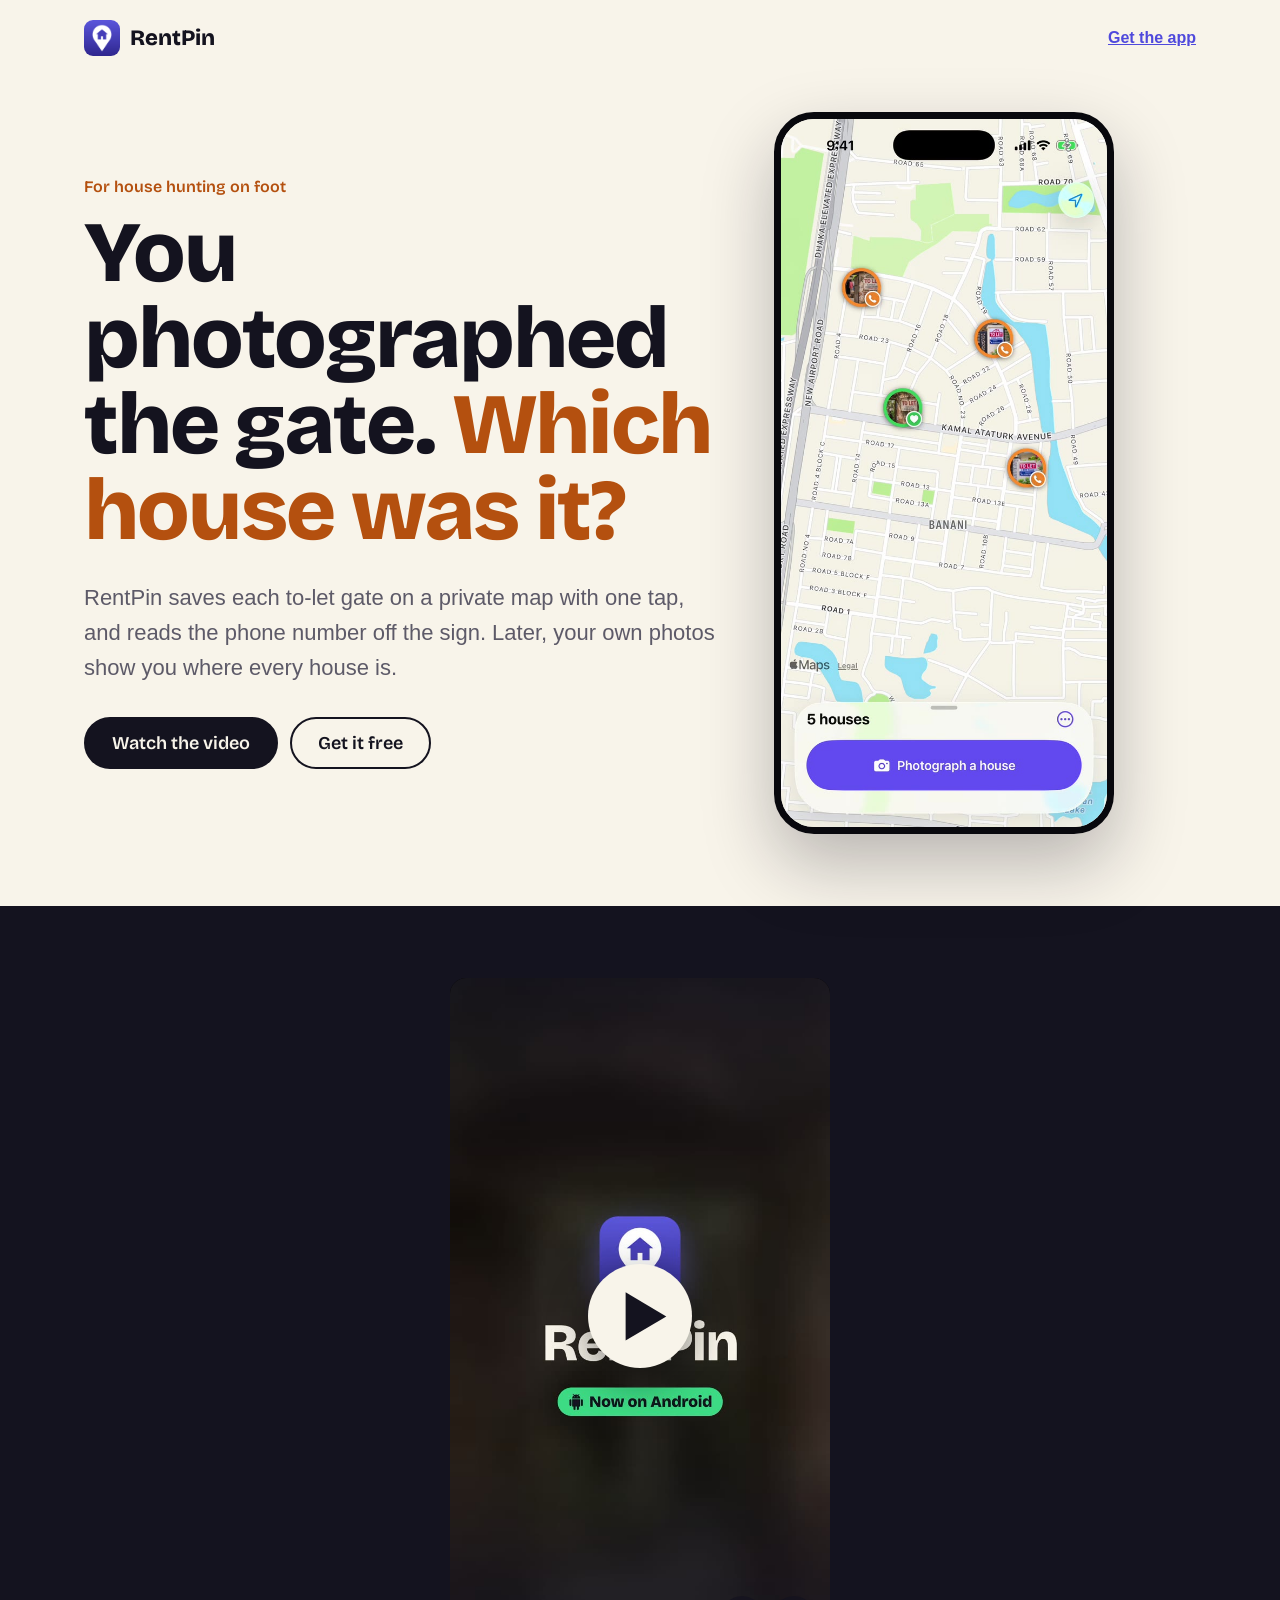
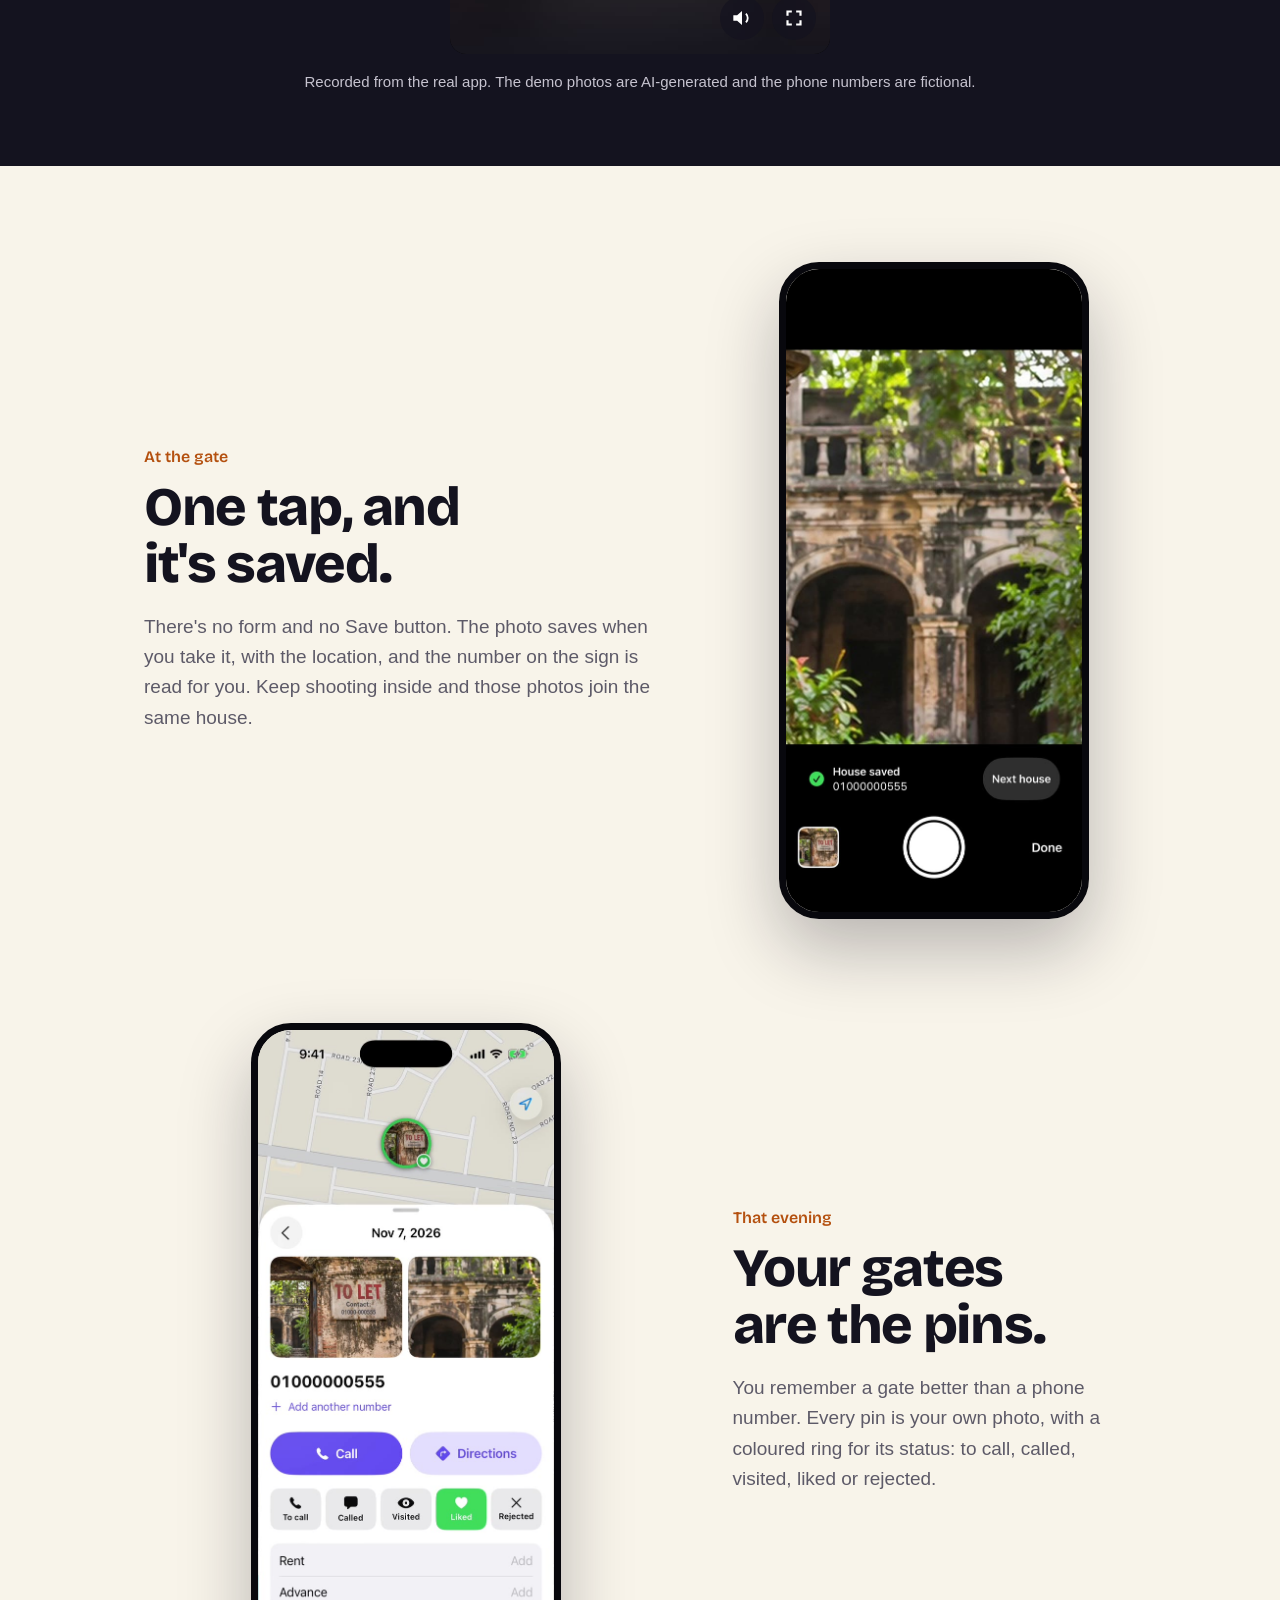
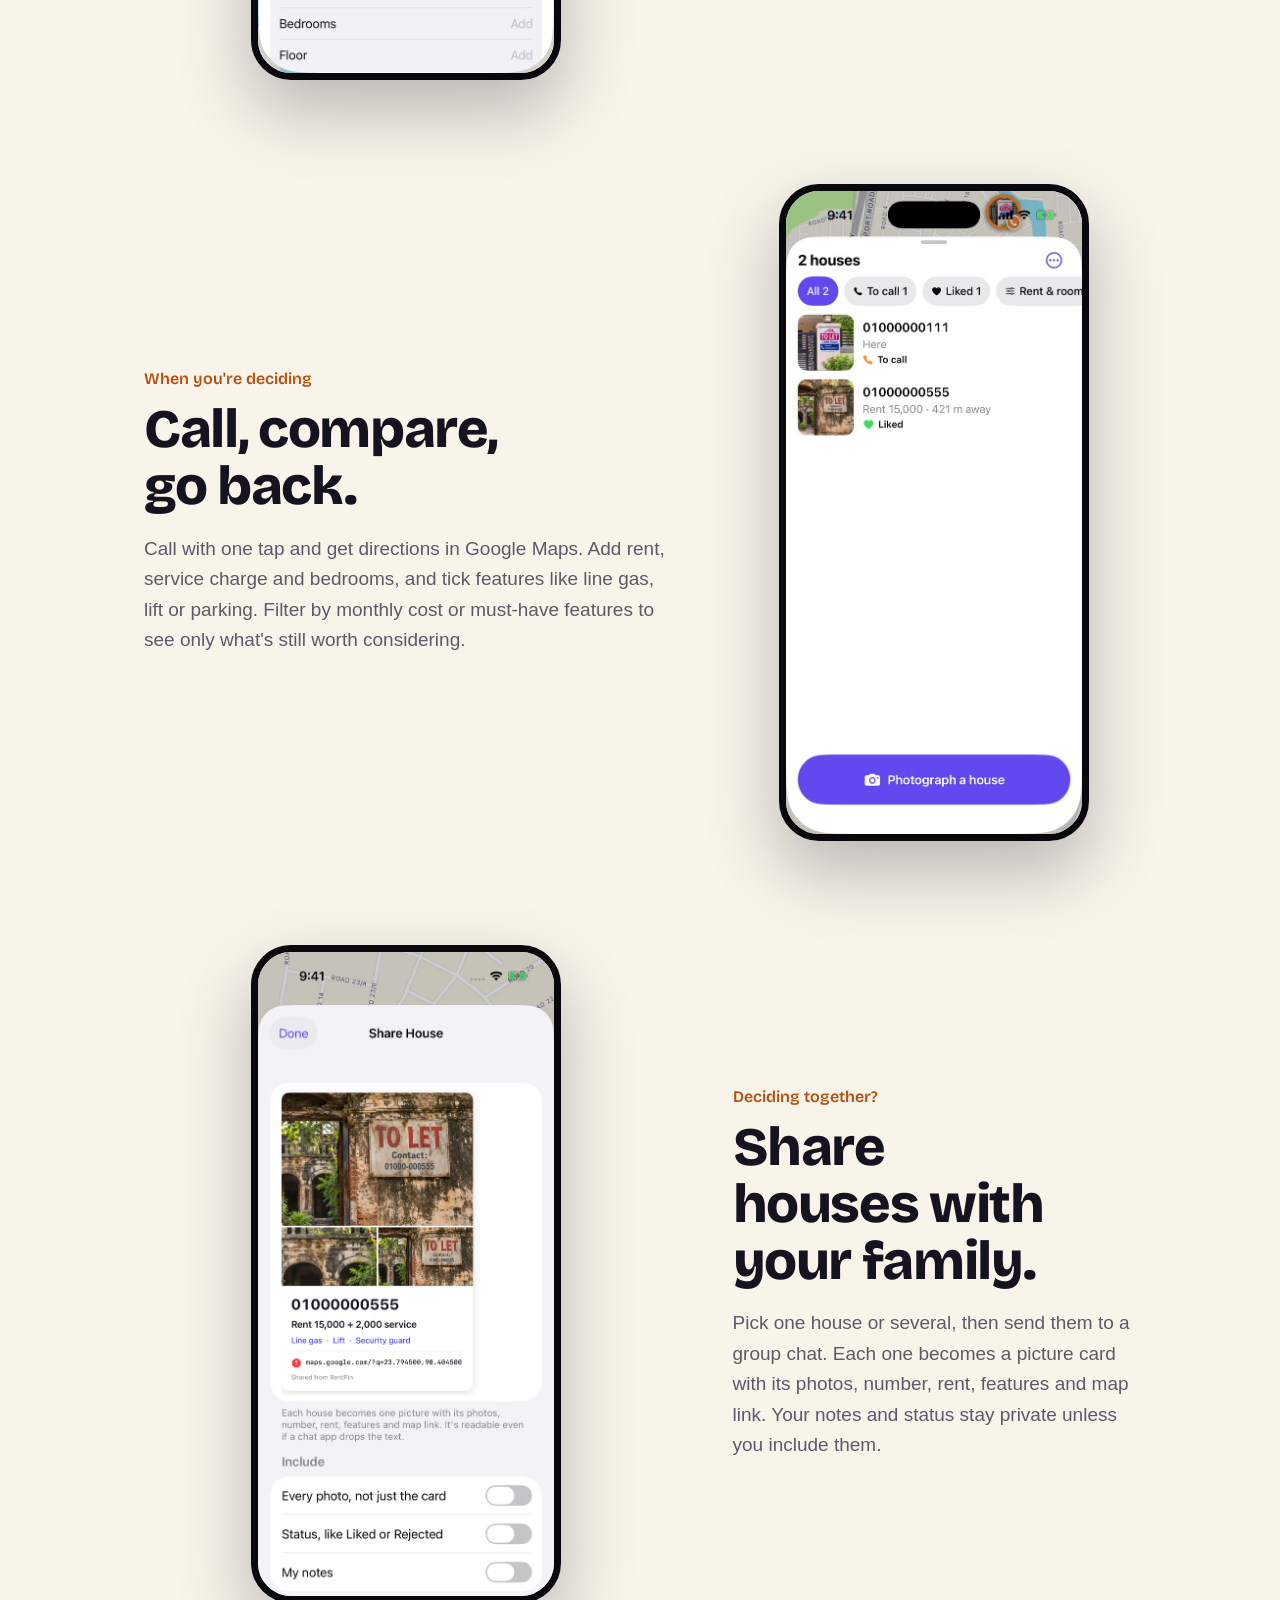
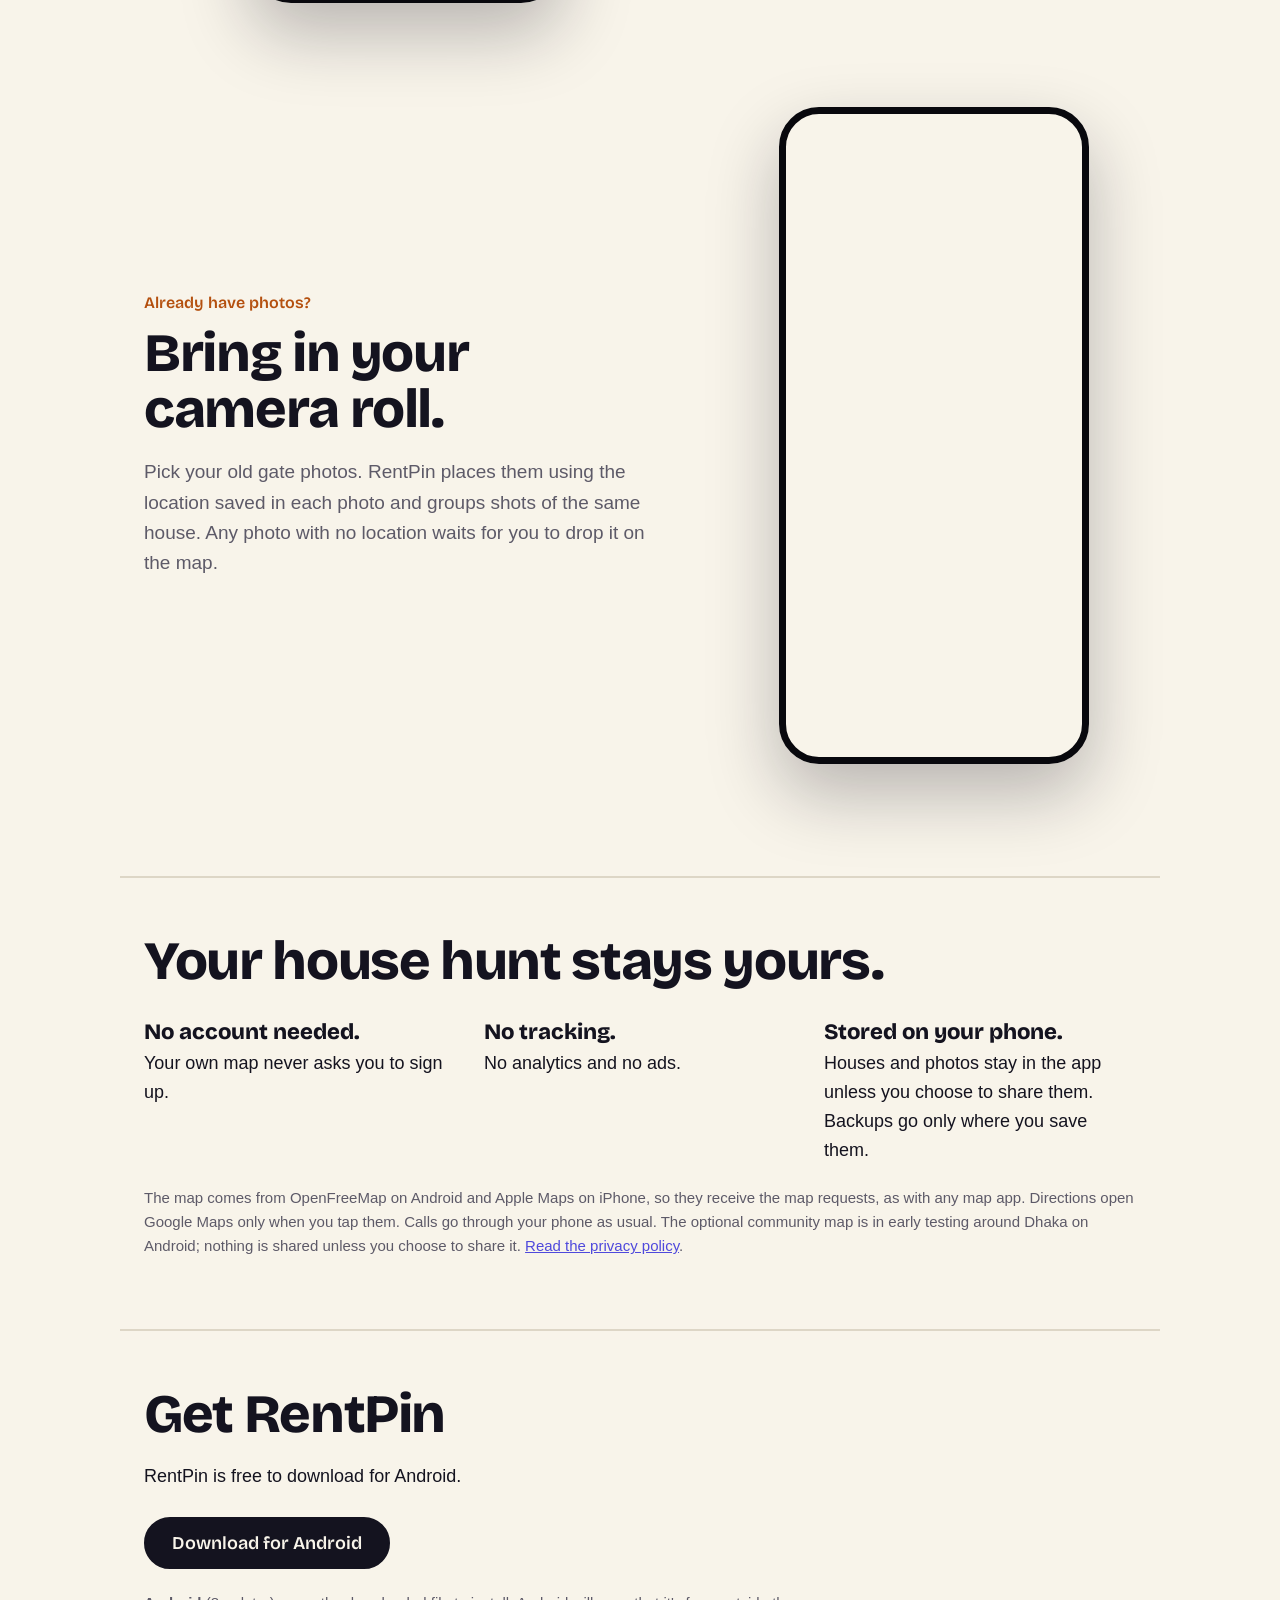
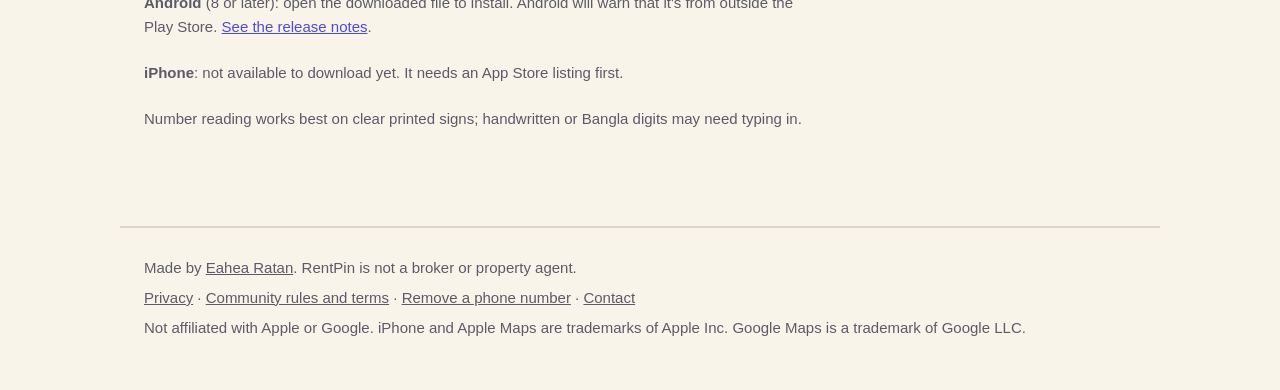
<file: index.html>
<!doctype html>
<html lang="en">
<head>
  <meta charset="utf-8">
  <meta name="viewport" content="width=device-width, initial-scale=1">
  <title>RentPin: never lose a house again</title>
  <meta name="description" content="Photograph a to-let gate and RentPin saves it on your map with the phone number. A free, private app for house hunting on foot.">
  <meta name="theme-color" content="#14131f">
  <meta name="referrer" content="no-referrer">
  <meta http-equiv="Content-Security-Policy" content="default-src 'none'; img-src 'self'; media-src 'self'; style-src 'self'; font-src 'self'; script-src 'self'; base-uri 'none'; form-action 'none'">
  <meta property="og:title" content="RentPin: never lose a house again">
  <meta property="og:description" content="Your gate photos become pins on a private map, with the phone number read for you.">
  <meta property="og:type" content="website">
  <meta property="og:image" content="https://devrashed01.github.io/rentpin/assets/poster.jpg">
  <link rel="icon" href="assets/icon.png">
  <link rel="stylesheet" href="assets/site.css?v=3">
  <script src="assets/site.js?v=3" defer></script>
</head>
<body>
  <a class="skip" href="#main">Skip to content</a>

  <header class="top">
    <a class="brand" href="#main"><img src="assets/icon.png" alt="" width="36" height="36"> RentPin</a>
    <a class="top-link" href="#get">Get the app</a>
  </header>

  <main id="main">
    <section class="hero">
      <div class="hero-copy">
        <p class="eyebrow">For house hunting on foot</p>
        <h1>You photographed the gate. <em>Which house was it?</em></h1>
        <p class="lead">RentPin saves each to-let gate on a private map with one tap, and reads the phone number off the sign. Later, your own photos show you where every house is.</p>
        <div class="actions">
          <a class="button primary" href="#demo" data-play-demo>Watch the video</a>
          <a class="button" href="#get">Get it free</a>
        </div>
      </div>
      <figure class="hero-phone">
        <img src="assets/screen-map.jpg" width="603" height="1311" alt="RentPin map of a neighbourhood, with five gate photos shown as pins.">
      </figure>
    </section>

    <section class="film" id="demo" aria-label="Video">
      <div class="player vertical">
        <video controls preload="none" playsinline poster="assets/android-poster.jpg" width="1080" height="1920">
          <source src="assets/rentpin-android.mp4" type="video/mp4">
          <a href="assets/rentpin-android.mp4">Download the video</a>
        </video>
        <button class="player-toggle" type="button" aria-label="Play the video" hidden>
          <span class="player-icon"><svg viewBox="0 0 24 24" aria-hidden="true"><path d="M8 5.5v13l11-6.5z"/></svg></span>
          <span class="player-spinner" aria-hidden="true"></span>
        </button>
        <div class="player-tools">
          <button class="player-sound" type="button" aria-label="Turn sound off" hidden>
            <svg class="icon-on" viewBox="0 0 24 24" aria-hidden="true"><path d="M4 9.5v5h3.5L12 18.5v-13L7.5 9.5zM15 8.5a5 5 0 0 1 0 7l1.2 1.2a6.7 6.7 0 0 0 0-9.4z"/></svg>
            <svg class="icon-off" viewBox="0 0 24 24" aria-hidden="true"><path d="M4 9.5v5h3.5L12 18.5v-13L7.5 9.5zM21 9.6l-1.2-1.2-2.4 2.4-2.4-2.4-1.2 1.2 2.4 2.4-2.4 2.4 1.2 1.2 2.4-2.4 2.4 2.4 1.2-1.2-2.4-2.4z"/></svg>
          </button>
          <button class="player-fullscreen" type="button" aria-label="Full screen" hidden>
            <svg viewBox="0 0 24 24" aria-hidden="true"><path d="M5 5h5v2H7v3H5zm9 0h5v5h-2V7h-3zM5 14h2v3h3v2H5zm12 0h2v5h-5v-2h3z"/></svg>
          </button>
        </div>
      </div>
      <p class="note">Recorded from the real app. The demo photos are AI-generated and the phone numbers are fictional.</p>
    </section>

    <section class="moments">
      <article class="moment">
        <div class="moment-copy">
          <p class="step">At the gate</p>
          <h2>One tap, and it's saved.</h2>
          <p>There's no form and no Save button. The photo saves when you take it, with the location, and the number on the sign is read for you. Keep shooting inside and those photos join the same house.</p>
        </div>
        <img src="assets/screen-capture.jpg" width="603" height="1311" loading="lazy" alt="Camera screen after a photo, showing House saved and the phone number read from the sign.">
      </article>

      <article class="moment flip">
        <div class="moment-copy">
          <p class="step">That evening</p>
          <h2>Your gates are the pins.</h2>
          <p>You remember a gate better than a phone number. Every pin is your own photo, with a coloured ring for its status: to call, called, visited, liked or rejected.</p>
        </div>
        <img src="assets/screen-house.jpg" width="603" height="1311" loading="lazy" alt="A house opened from the map, with its photos, phone number, Call and Directions buttons and status choices.">
      </article>

      <article class="moment">
        <div class="moment-copy">
          <p class="step">When you're deciding</p>
          <h2>Call, compare, go back.</h2>
          <p>Call with one tap and get directions in Google Maps. Add rent, service charge and bedrooms, and tick features like line gas, lift or parking. Filter by monthly cost or must-have features to see only what's still worth considering.</p>
        </div>
        <img src="assets/screen-list.jpg" width="603" height="1311" loading="lazy" alt="List of saved houses with photo, number, rent, distance and status.">
      </article>

      <article class="moment flip">
        <div class="moment-copy">
          <p class="step">Deciding together?</p>
          <h2>Share houses with your family.</h2>
          <p>Pick one house or several, then send them to a group chat. Each one becomes a picture card with its photos, number, rent, features and map link. Your notes and status stay private unless you include them.</p>
        </div>
        <img src="assets/screen-share.jpg" width="603" height="1311" loading="lazy" alt="Share screen with picture cards for two houses, showing photos, numbers, rent, features and map links.">
      </article>

      <article class="moment">
        <div class="moment-copy">
          <p class="step">Already have photos?</p>
          <h2>Bring in your camera roll.</h2>
          <p>Pick your old gate photos. RentPin places them using the location saved in each photo and groups shots of the same house. Any photo with no location waits for you to drop it on the map.</p>
        </div>
        <img src="assets/screen-import.jpg" width="603" height="1311" loading="lazy" alt="Import review showing old photos placed on a small map and grouped into houses.">
      </article>
    </section>

    <section class="private">
      <h2>Your house hunt stays yours.</h2>
      <ul>
        <li><strong>No account needed.</strong> Your own map never asks you to sign up.</li>
        <li><strong>No tracking.</strong> No analytics and no ads.</li>
        <li><strong>Stored on your phone.</strong> Houses and photos stay in the app unless you choose to share them. Backups go only where you save them.</li>
      </ul>
      <p class="note light">The map comes from OpenFreeMap on Android and Apple Maps on iPhone, so they receive the map requests, as with any map app. Directions open Google Maps only when you tap them. Calls go through your phone as usual. The optional community map is in early testing around Dhaka on Android; nothing is shared unless you choose to share it. <a href="privacy.html">Read the privacy policy</a>.</p>
    </section>

    <section class="get" id="get">
      <h2>Get RentPin</h2>
      <p>RentPin is free to download for Android.</p>
      <div class="actions">
        <a class="button primary" href="https://github.com/devrashed01/rentpin/releases/download/android-v1.0.2/RentPin-1.0.2.apk" rel="noopener">Download for Android</a>
      </div>
      <p class="note light"><strong>Android</strong> (8 or later): open the downloaded file to install. Android will warn that it's from outside the Play Store. <a href="https://github.com/devrashed01/rentpin/releases" rel="noopener">See the release notes</a>.</p>
      <p class="note light"><strong>iPhone</strong>: not available to download yet. It needs an App Store listing first.</p>
      <p class="note light">Number reading works best on clear printed signs; handwritten or Bangla digits may need typing in.</p>
    </section>
  </main>

  <footer class="foot">
    <p>Made by <a href="https://github.com/devrashed01" rel="noopener">Eahea Ratan</a>. RentPin is not a broker or property agent.</p>
    <p><a href="privacy.html">Privacy</a> · <a href="terms.html">Community rules and terms</a> · <a href="remove.html">Remove a phone number</a> · <a href="mailto:devrashed01@gmail.com">Contact</a></p>
    <p>Not affiliated with Apple or Google. iPhone and Apple Maps are trademarks of Apple Inc. Google Maps is a trademark of Google LLC.</p>
  </footer>
</body>
</html>
</file>
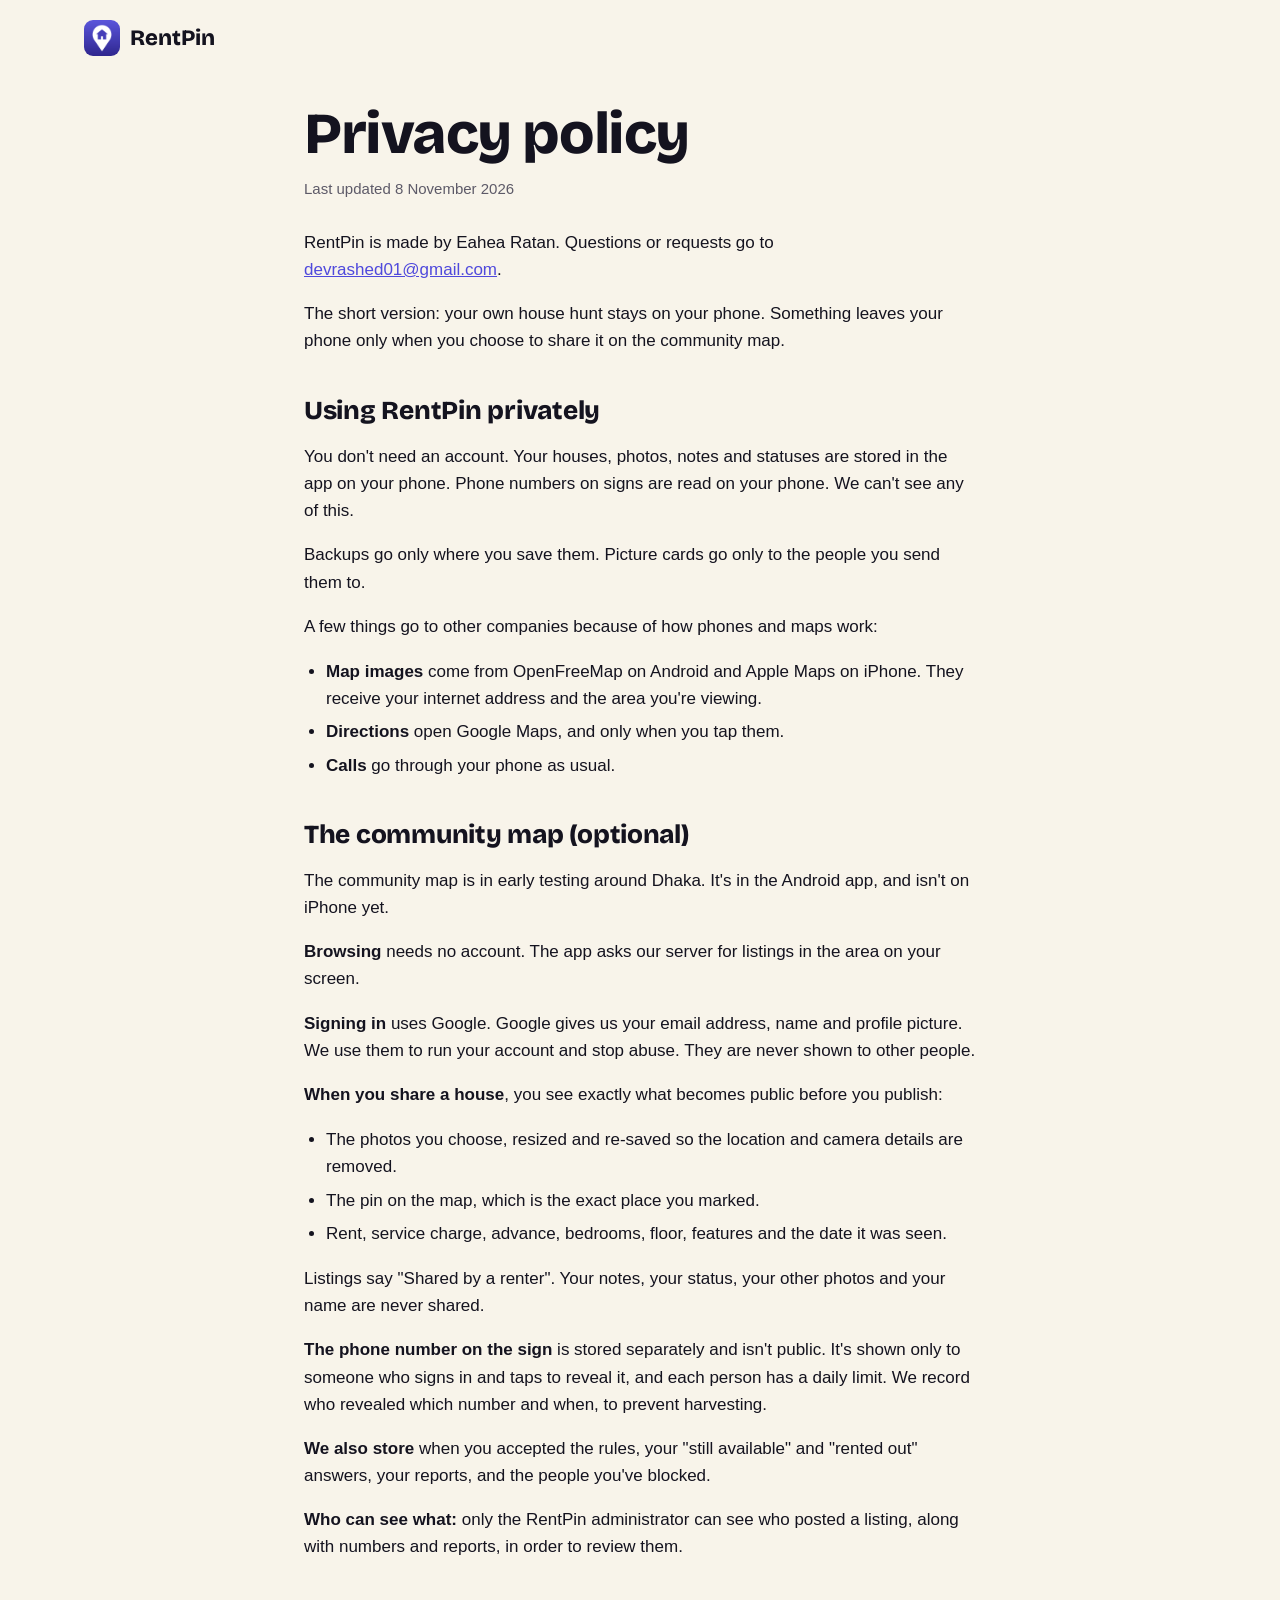
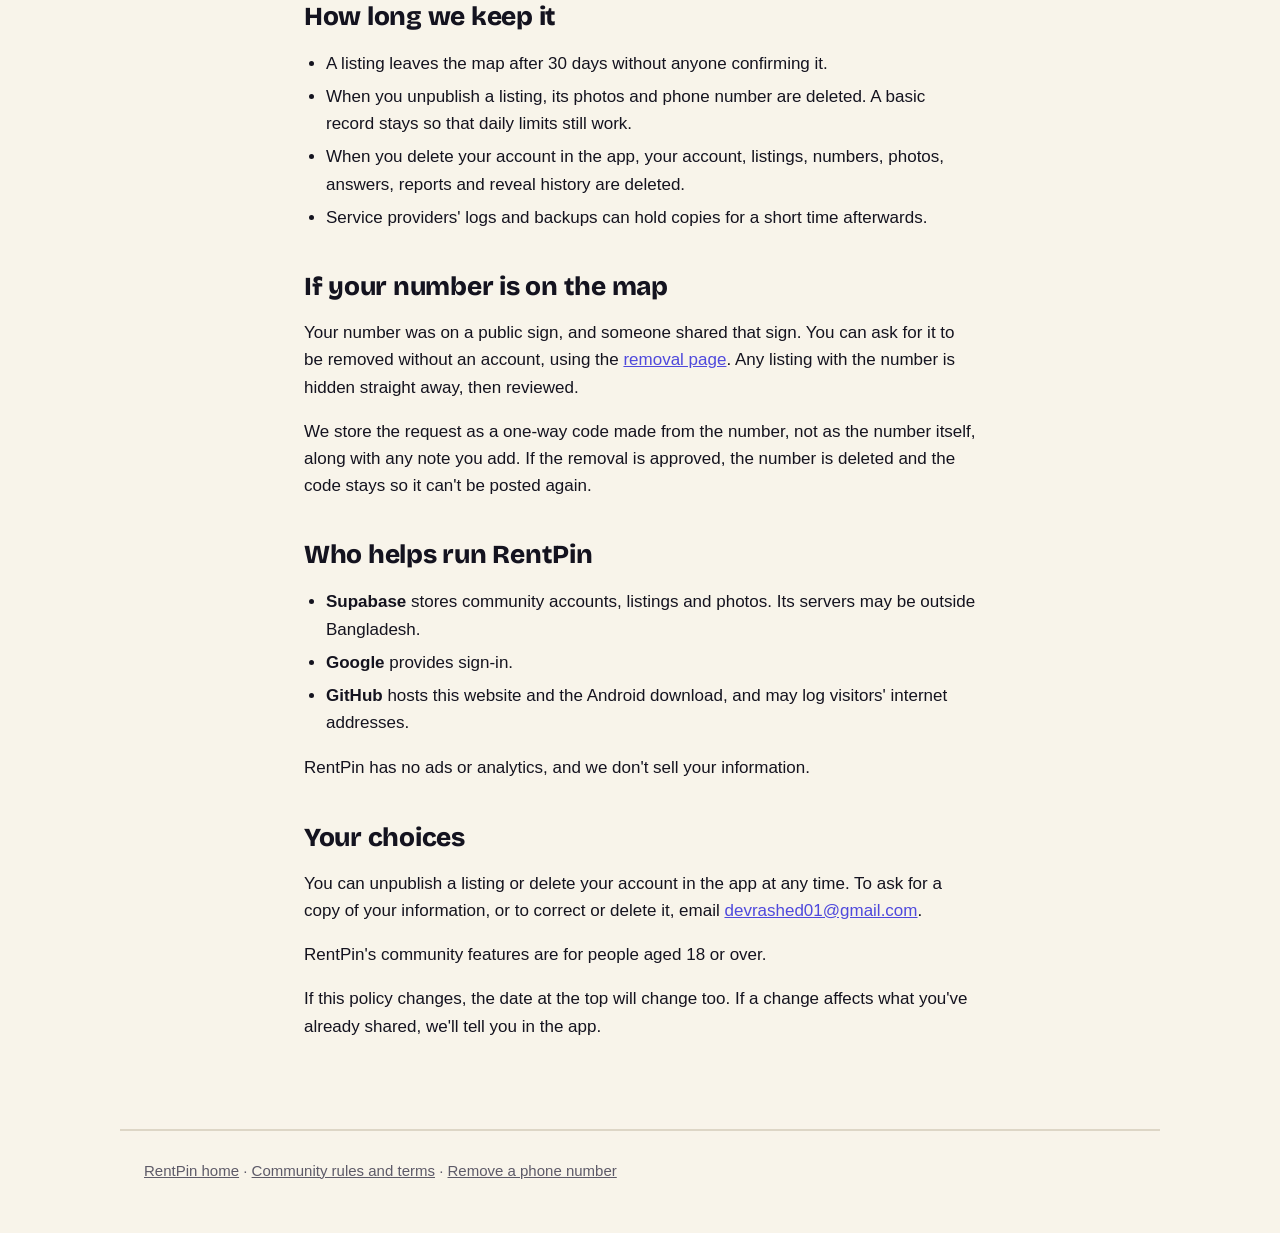
<file: privacy.html>
<!doctype html>
<html lang="en">
<head>
  <meta charset="utf-8">
  <meta name="viewport" content="width=device-width, initial-scale=1">
  <title>Privacy policy · RentPin</title>
  <meta name="description" content="What RentPin keeps on your phone, what leaves it, and how to delete it.">
  <meta name="theme-color" content="#14131f">
  <meta name="referrer" content="no-referrer">
  <meta http-equiv="Content-Security-Policy" content="default-src 'none'; img-src 'self'; style-src 'self'; font-src 'self'; base-uri 'none'; form-action 'none'">
  <link rel="icon" href="assets/icon.png">
  <link rel="stylesheet" href="assets/site.css?v=3">
</head>
<body>
  <a class="skip" href="#main">Skip to content</a>
  <header class="top">
    <a class="brand" href="./"><img src="assets/icon.png" alt="" width="36" height="36"> RentPin</a>
  </header>

  <main class="doc" id="main">
    <h1>Privacy policy</h1>
    <p class="updated">Last updated 8 November 2026</p>

    <p>RentPin is made by Eahea Ratan. Questions or requests go to <a href="mailto:devrashed01@gmail.com">devrashed01@gmail.com</a>.</p>
    <p>The short version: your own house hunt stays on your phone. Something leaves your phone only when you choose to share it on the community map.</p>

    <h2>Using RentPin privately</h2>
    <p>You don't need an account. Your houses, photos, notes and statuses are stored in the app on your phone. Phone numbers on signs are read on your phone. We can't see any of this.</p>
    <p>Backups go only where you save them. Picture cards go only to the people you send them to.</p>
    <p>A few things go to other companies because of how phones and maps work:</p>
    <ul>
      <li><strong>Map images</strong> come from OpenFreeMap on Android and Apple Maps on iPhone. They receive your internet address and the area you're viewing.</li>
      <li><strong>Directions</strong> open Google Maps, and only when you tap them.</li>
      <li><strong>Calls</strong> go through your phone as usual.</li>
    </ul>

    <h2>The community map (optional)</h2>
    <p>The community map is in early testing around Dhaka. It's in the Android app, and isn't on iPhone yet.</p>
    <p><strong>Browsing</strong> needs no account. The app asks our server for listings in the area on your screen.</p>
    <p><strong>Signing in</strong> uses Google. Google gives us your email address, name and profile picture. We use them to run your account and stop abuse. They are never shown to other people.</p>
    <p><strong>When you share a house</strong>, you see exactly what becomes public before you publish:</p>
    <ul>
      <li>The photos you choose, resized and re-saved so the location and camera details are removed.</li>
      <li>The pin on the map, which is the exact place you marked.</li>
      <li>Rent, service charge, advance, bedrooms, floor, features and the date it was seen.</li>
    </ul>
    <p>Listings say "Shared by a renter". Your notes, your status, your other photos and your name are never shared.</p>
    <p><strong>The phone number on the sign</strong> is stored separately and isn't public. It's shown only to someone who signs in and taps to reveal it, and each person has a daily limit. We record who revealed which number and when, to prevent harvesting.</p>
    <p><strong>We also store</strong> when you accepted the rules, your "still available" and "rented out" answers, your reports, and the people you've blocked.</p>
    <p><strong>Who can see what:</strong> only the RentPin administrator can see who posted a listing, along with numbers and reports, in order to review them.</p>

    <h2>How long we keep it</h2>
    <ul>
      <li>A listing leaves the map after 30 days without anyone confirming it.</li>
      <li>When you unpublish a listing, its photos and phone number are deleted. A basic record stays so that daily limits still work.</li>
      <li>When you delete your account in the app, your account, listings, numbers, photos, answers, reports and reveal history are deleted.</li>
      <li>Service providers' logs and backups can hold copies for a short time afterwards.</li>
    </ul>

    <h2>If your number is on the map</h2>
    <p>Your number was on a public sign, and someone shared that sign. You can ask for it to be removed without an account, using the <a href="remove.html">removal page</a>. Any listing with the number is hidden straight away, then reviewed.</p>
    <p>We store the request as a one-way code made from the number, not as the number itself, along with any note you add. If the removal is approved, the number is deleted and the code stays so it can't be posted again.</p>

    <h2>Who helps run RentPin</h2>
    <ul>
      <li><strong>Supabase</strong> stores community accounts, listings and photos. Its servers may be outside Bangladesh.</li>
      <li><strong>Google</strong> provides sign-in.</li>
      <li><strong>GitHub</strong> hosts this website and the Android download, and may log visitors' internet addresses.</li>
    </ul>
    <p>RentPin has no ads or analytics, and we don't sell your information.</p>

    <h2>Your choices</h2>
    <p>You can unpublish a listing or delete your account in the app at any time. To ask for a copy of your information, or to correct or delete it, email <a href="mailto:devrashed01@gmail.com">devrashed01@gmail.com</a>.</p>
    <p>RentPin's community features are for people aged 18 or over.</p>
    <p>If this policy changes, the date at the top will change too. If a change affects what you've already shared, we'll tell you in the app.</p>
  </main>

  <footer class="foot">
    <p><a href="./">RentPin home</a> · <a href="terms.html">Community rules and terms</a> · <a href="remove.html">Remove a phone number</a></p>
  </footer>
</body>
</html>
</file>
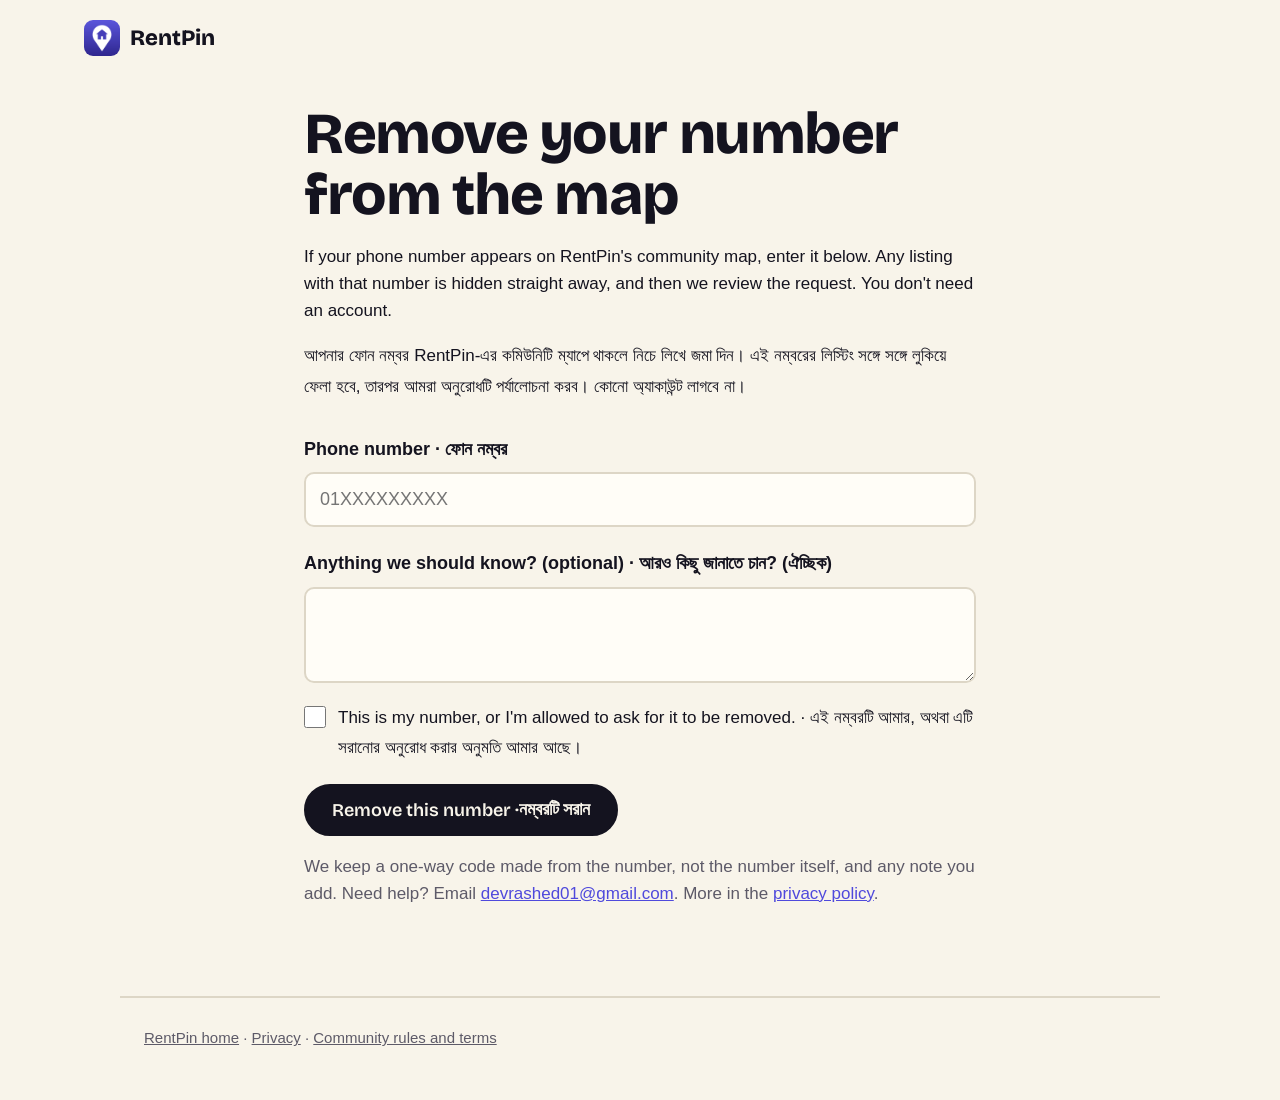
<file: remove.html>
<!doctype html>
<html lang="en">
<head>
  <meta charset="utf-8">
  <meta name="viewport" content="width=device-width, initial-scale=1">
  <title>Remove a number · RentPin</title>
  <meta name="description" content="Ask for your phone number to be removed from RentPin's community map. No account needed.">
  <meta name="theme-color" content="#14131f">
  <meta name="referrer" content="no-referrer">
  <meta http-equiv="Content-Security-Policy" content="default-src 'none'; img-src 'self'; style-src 'self'; font-src 'self'; script-src 'self'; connect-src https://zqhxjeceadcmzorjraku.supabase.co; base-uri 'none'; form-action 'none'">
  <link rel="icon" href="assets/icon.png">
  <link rel="stylesheet" href="assets/site.css?v=3">
  <script src="assets/remove.js?v=1" defer></script>
</head>
<body>
  <a class="skip" href="#main">Skip to content</a>
  <header class="top">
    <a class="brand" href="./"><img src="assets/icon.png" alt="" width="36" height="36"> RentPin</a>
  </header>

  <main class="doc" id="main">
    <h1>Remove your number from the map</h1>
    <p>If your phone number appears on RentPin's community map, enter it below. Any listing with that number is hidden straight away, and then we review the request. You don't need an account.</p>
    <p lang="bn">আপনার ফোন নম্বর RentPin-এর কমিউনিটি ম্যাপে থাকলে নিচে লিখে জমা দিন। এই নম্বরের লিস্টিং সঙ্গে সঙ্গে লুকিয়ে ফেলা হবে, তারপর আমরা অনুরোধটি পর্যালোচনা করব। কোনো অ্যাকাউন্ট লাগবে না।</p>

    <noscript><p class="form-error">This form needs JavaScript. You can email the number to <a href="mailto:devrashed01@gmail.com">devrashed01@gmail.com</a> instead.</p></noscript>

    <form class="removal" id="removal" novalidate>
      <div class="field">
        <label for="phone">Phone number · <span lang="bn">ফোন নম্বর</span></label>
        <input id="phone" name="phone" type="tel" inputmode="tel" autocomplete="tel" required placeholder="01XXXXXXXXX">
      </div>
      <div class="field">
        <label for="note">Anything we should know? (optional) · <span lang="bn">আরও কিছু জানাতে চান? (ঐচ্ছিক)</span></label>
        <textarea id="note" name="note" maxlength="500"></textarea>
      </div>
      <label class="consent">
        <input id="consent" name="consent" type="checkbox" required>
        <span>This is my number, or I'm allowed to ask for it to be removed. · <span lang="bn">এই নম্বরটি আমার, অথবা এটি সরানোর অনুরোধ করার অনুমতি আমার আছে।</span></span>
      </label>
      <p class="form-error" id="error" role="alert"></p>
      <button class="button" id="submit" type="submit">Remove this number · <span lang="bn">নম্বরটি সরান</span></button>
    </form>

    <section class="result" id="result" tabindex="-1" hidden>
      <h2>Request received</h2>
      <p>If a listing uses this number, it's hidden now. We'll review the request. If it's approved, the number is deleted and can't be posted again.</p>
      <p lang="bn">অনুরোধটি পাওয়া গেছে। এই নম্বরের কোনো লিস্টিং থাকলে তা এখন লুকানো আছে।</p>
    </section>

    <p class="note">We keep a one-way code made from the number, not the number itself, and any note you add. Need help? Email <a href="mailto:devrashed01@gmail.com">devrashed01@gmail.com</a>. More in the <a href="privacy.html">privacy policy</a>.</p>
  </main>

  <footer class="foot">
    <p><a href="./">RentPin home</a> · <a href="privacy.html">Privacy</a> · <a href="terms.html">Community rules and terms</a></p>
  </footer>
</body>
</html>
</file>
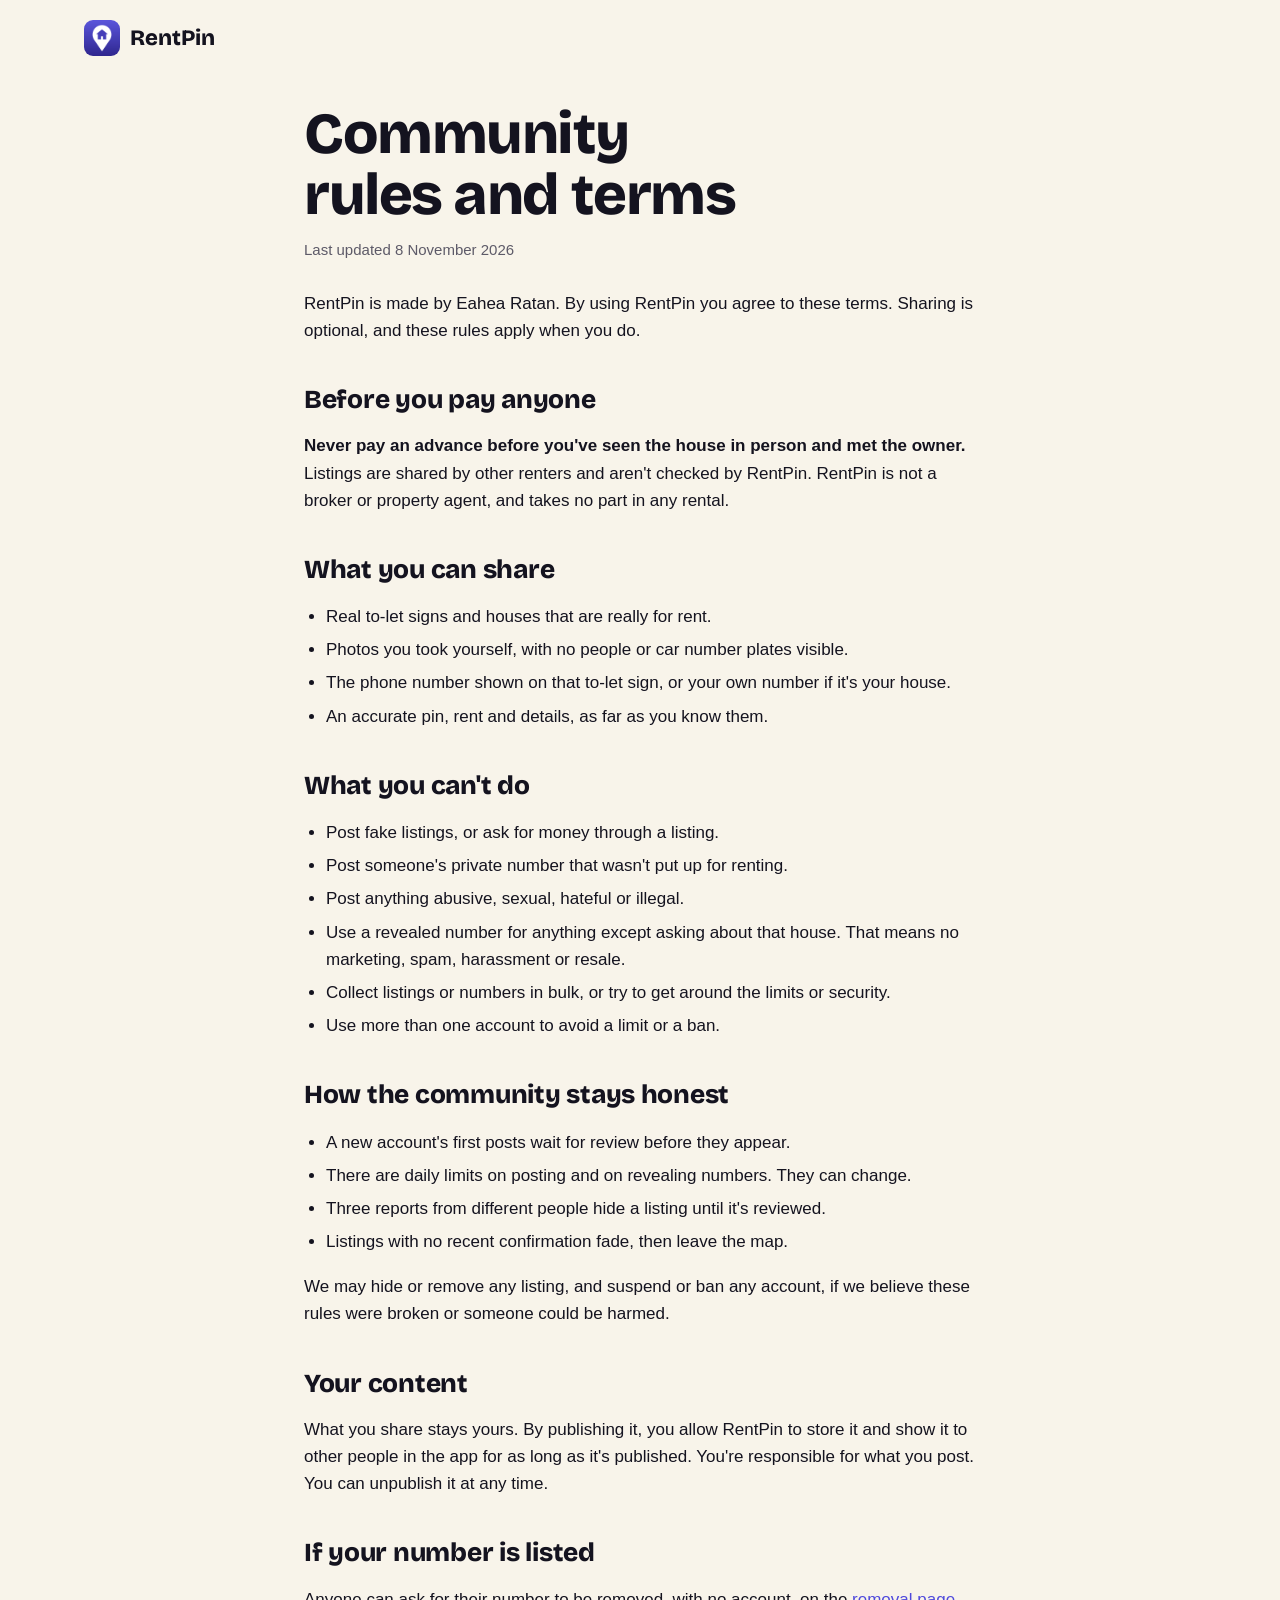
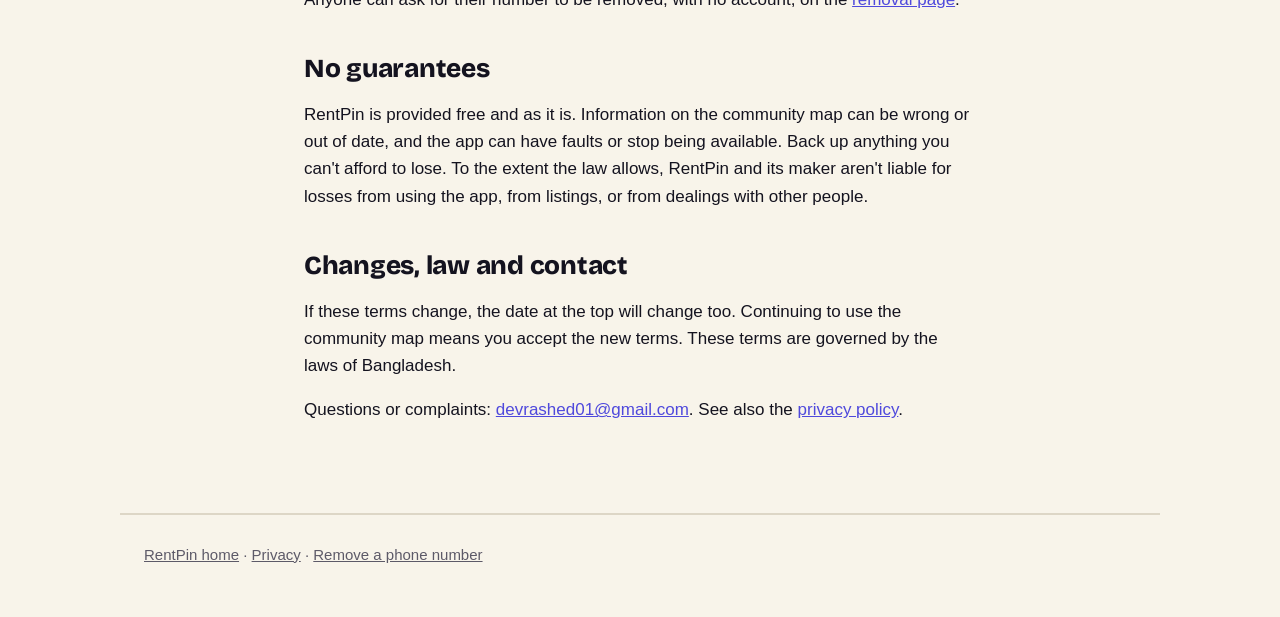
<file: terms.html>
<!doctype html>
<html lang="en">
<head>
  <meta charset="utf-8">
  <meta name="viewport" content="width=device-width, initial-scale=1">
  <title>Community rules · RentPin</title>
  <meta name="description" content="The rules for sharing houses on RentPin's community map, and the terms for using RentPin.">
  <meta name="theme-color" content="#14131f">
  <meta name="referrer" content="no-referrer">
  <meta http-equiv="Content-Security-Policy" content="default-src 'none'; img-src 'self'; style-src 'self'; font-src 'self'; base-uri 'none'; form-action 'none'">
  <link rel="icon" href="assets/icon.png">
  <link rel="stylesheet" href="assets/site.css?v=3">
</head>
<body>
  <a class="skip" href="#main">Skip to content</a>
  <header class="top">
    <a class="brand" href="./"><img src="assets/icon.png" alt="" width="36" height="36"> RentPin</a>
  </header>

  <main class="doc" id="main">
    <h1>Community rules and terms</h1>
    <p class="updated">Last updated 8 November 2026</p>

    <p>RentPin is made by Eahea Ratan. By using RentPin you agree to these terms. Sharing is optional, and these rules apply when you do.</p>

    <h2>Before you pay anyone</h2>
    <p><strong>Never pay an advance before you've seen the house in person and met the owner.</strong> Listings are shared by other renters and aren't checked by RentPin. RentPin is not a broker or property agent, and takes no part in any rental.</p>

    <h2>What you can share</h2>
    <ul>
      <li>Real to-let signs and houses that are really for rent.</li>
      <li>Photos you took yourself, with no people or car number plates visible.</li>
      <li>The phone number shown on that to-let sign, or your own number if it's your house.</li>
      <li>An accurate pin, rent and details, as far as you know them.</li>
    </ul>

    <h2>What you can't do</h2>
    <ul>
      <li>Post fake listings, or ask for money through a listing.</li>
      <li>Post someone's private number that wasn't put up for renting.</li>
      <li>Post anything abusive, sexual, hateful or illegal.</li>
      <li>Use a revealed number for anything except asking about that house. That means no marketing, spam, harassment or resale.</li>
      <li>Collect listings or numbers in bulk, or try to get around the limits or security.</li>
      <li>Use more than one account to avoid a limit or a ban.</li>
    </ul>

    <h2>How the community stays honest</h2>
    <ul>
      <li>A new account's first posts wait for review before they appear.</li>
      <li>There are daily limits on posting and on revealing numbers. They can change.</li>
      <li>Three reports from different people hide a listing until it's reviewed.</li>
      <li>Listings with no recent confirmation fade, then leave the map.</li>
    </ul>
    <p>We may hide or remove any listing, and suspend or ban any account, if we believe these rules were broken or someone could be harmed.</p>

    <h2>Your content</h2>
    <p>What you share stays yours. By publishing it, you allow RentPin to store it and show it to other people in the app for as long as it's published. You're responsible for what you post. You can unpublish it at any time.</p>

    <h2>If your number is listed</h2>
    <p>Anyone can ask for their number to be removed, with no account, on the <a href="remove.html">removal page</a>.</p>

    <h2>No guarantees</h2>
    <p>RentPin is provided free and as it is. Information on the community map can be wrong or out of date, and the app can have faults or stop being available. Back up anything you can't afford to lose. To the extent the law allows, RentPin and its maker aren't liable for losses from using the app, from listings, or from dealings with other people.</p>

    <h2>Changes, law and contact</h2>
    <p>If these terms change, the date at the top will change too. Continuing to use the community map means you accept the new terms. These terms are governed by the laws of Bangladesh.</p>
    <p>Questions or complaints: <a href="mailto:devrashed01@gmail.com">devrashed01@gmail.com</a>. See also the <a href="privacy.html">privacy policy</a>.</p>
  </main>

  <footer class="foot">
    <p><a href="./">RentPin home</a> · <a href="privacy.html">Privacy</a> · <a href="remove.html">Remove a phone number</a></p>
  </footer>
</body>
</html>
</file>
<file: assets/site.css>
@font-face {
  font-family: "Bricolage Grotesque";
  src: url("bricolage.woff2") format("woff2");
  font-weight: 200 800;
  font-display: swap;
}

:root {
  --ink: #14131f;
  --paper: #f8f4ea;
  --card: #fffdf7;
  --muted: #5d5a68;
  --line: #ddd6c6;
  --accent: #4f49dc;
  --warm: #b4500f;
  --display: "Bricolage Grotesque", ui-sans-serif, system-ui, sans-serif;
  --body: ui-sans-serif, -apple-system, "Segoe UI", Roboto, sans-serif;
  color-scheme: light dark;
}

@media (prefers-color-scheme: dark) {
  :root {
    --paper: #14131f;
    --ink: #f8f4ea;
    --card: #1d1c2b;
    --muted: #aeabb9;
    --line: #34324a;
    --accent: #9c98ff;
    --warm: #ff9a3d;
  }
}

* { box-sizing: border-box; }

html { scroll-behavior: smooth; }

@media (prefers-reduced-motion: reduce) {
  html { scroll-behavior: auto; }
}

body {
  margin: 0;
  background: var(--paper);
  color: var(--ink);
  font: 18px/1.6 var(--body);
  -webkit-text-size-adjust: 100%;
}

img, video { display: block; max-width: 100%; height: auto; }

a { color: var(--accent); }

:focus-visible { outline: 3px solid var(--accent); outline-offset: 3px; border-radius: 4px; }

.skip {
  position: absolute;
  left: 16px;
  top: -60px;
  padding: 8px 14px;
  background: var(--card);
  border-radius: 8px;
}
.skip:focus { top: 12px; }

.top {
  max-width: 1160px;
  margin: 0 auto;
  padding: 20px 24px;
  display: flex;
  align-items: center;
  justify-content: space-between;
  gap: 16px;
}

.brand {
  display: inline-flex;
  align-items: center;
  gap: 10px;
  font: 800 22px var(--display);
  color: var(--ink);
  text-decoration: none;
}
.brand img { border-radius: 9px; }

.top-link { font-weight: 600; font-size: 16px; }

h1, h2 {
  font-family: var(--display);
  font-weight: 800;
  letter-spacing: -0.025em;
  margin: 0;
  text-wrap: balance;
}

h1 {
  font-size: clamp(38px, 7vw, 86px);
  line-height: 1;
}
h1 em { font-style: normal; color: var(--warm); }

h2 {
  font-size: clamp(34px, 4.6vw, 54px);
  line-height: 1.05;
}

.hero {
  max-width: 1160px;
  margin: 0 auto;
  padding: 36px 24px 72px;
  display: grid;
  grid-template-columns: minmax(0, 1.5fr) minmax(0, 1fr);
  gap: 56px;
  align-items: center;
}

.eyebrow, .step {
  font: 600 16px var(--display);
  color: var(--warm);
  margin: 0 0 14px;
}

.lead {
  font-size: clamp(19px, 2vw, 22px);
  margin: 26px 0 32px;
  max-width: 34em;
  color: var(--muted);
}

.actions { display: flex; flex-wrap: wrap; gap: 12px; }

.button {
  display: inline-flex;
  align-items: center;
  justify-content: center;
  min-height: 52px;
  padding: 0 26px;
  border-radius: 999px;
  border: 2px solid var(--ink);
  color: var(--ink);
  font: 600 18px var(--display);
  text-decoration: none;
  transition: transform 150ms ease;
}
.button:hover { transform: translateY(-2px); }
.button.primary { background: var(--ink); color: var(--paper); }

@media (prefers-reduced-motion: reduce) {
  .button { transition: none; }
  .button:hover { transform: none; }
}

.hero-phone { margin: 0; justify-self: center; }

.hero-phone img, .moment > img {
  border-radius: 40px;
  border: 7px solid #08080d;
  box-shadow: 0 30px 70px rgba(20, 19, 31, 0.28);
}
.hero-phone img { width: min(340px, 100%); }

.film {
  background: #14131f;
  padding: 72px 24px;
}
.player {
  position: relative;
  max-width: 1160px;
  margin: 0 auto;
  border-radius: 16px;
  overflow: hidden;
  background: #000;
}
.player video { width: 100%; }
.player.vertical { max-width: min(380px, 100%); }
.player.vertical:fullscreen { max-width: none; justify-content: center; }
.player.vertical:fullscreen video { width: auto; height: 100%; }
.player:fullscreen { display: flex; align-items: center; border-radius: 0; max-width: none; }

.player button {
  border: 0;
  padding: 0;
  color: #fff;
  background: none;
  cursor: pointer;
}
.player button[hidden] { display: none; }
.player svg { display: block; width: 100%; height: 100%; fill: currentColor; }

.player-toggle {
  position: absolute;
  inset: 0;
  width: 100%;
  display: grid;
  place-items: center;
}
.player-toggle:focus-visible, .player-tools button:focus-visible { outline: 3px solid #fff; outline-offset: -6px; }

.player-icon {
  width: clamp(68px, 9vw, 104px);
  aspect-ratio: 1;
  padding: 2%;
  border-radius: 50%;
  color: #14131f;
  background: #f8f4ea;
  box-shadow: 0 12px 40px rgba(0, 0, 0, 0.45);
  transition: transform 180ms ease, opacity 180ms ease;
}
.player-toggle:hover .player-icon { transform: scale(1.06); }
.is-playing .player-icon { opacity: 0; transform: scale(0.9); }

.player-spinner {
  display: none;
  grid-area: 1 / 1;
  width: 54px;
  aspect-ratio: 1;
  border-radius: 50%;
  border: 4px solid rgba(255, 255, 255, 0.28);
  border-top-color: #fff;
  animation: player-spin 900ms linear infinite;
}
.player-icon { grid-area: 1 / 1; }
.is-loading .player-spinner { display: block; }
.is-loading .player-icon { opacity: 0; }
@keyframes player-spin { to { transform: rotate(360deg); } }

.player-tools {
  position: absolute;
  right: 14px;
  bottom: 14px;
  display: flex;
  gap: 8px;
  opacity: 1;
  transition: opacity 180ms ease;
}
.player-tools button {
  width: 44px;
  height: 44px;
  padding: 9px;
  border-radius: 50%;
  background: rgba(20, 19, 31, 0.72);
}
/* Nothing on screen while playing, unless the pointer is over the video or a control has focus. */
.is-playing .player-tools { opacity: 0; }
.is-playing:not(.is-muted) .player-tools:focus-within { opacity: 1; }
@media (hover: hover) {
  .is-playing:hover .player-tools { opacity: 1; }
}
/* A video forced to play muted must always offer the way to turn sound on. */
.is-playing.is-muted .player-tools { opacity: 1; }

.icon-off { display: none !important; }
.is-muted .icon-off { display: block !important; }
.is-muted .icon-on { display: none !important; }

@media (prefers-reduced-motion: reduce) {
  .player-icon, .player-tools { transition: none; }
  .player-spinner { animation-duration: 3s; }
}
.film .note { color: #c6c3cf; max-width: 1160px; margin: 16px auto 0; text-align: center; }

.note { font-size: 15px; color: var(--muted); }

.moments {
  max-width: 1040px;
  margin: 0 auto;
  padding: 96px 24px 40px;
  display: grid;
  gap: 104px;
}

.moment {
  display: grid;
  grid-template-columns: minmax(0, 1.3fr) minmax(0, 1fr);
  gap: 64px;
  align-items: center;
}
.moment > img { width: min(310px, 100%); justify-self: center; }
.moment-copy p:last-child { color: var(--muted); font-size: 19px; margin: 18px 0 0; max-width: 30em; }
.flip .moment-copy { order: 2; }

.private {
  max-width: 1040px;
  margin: 72px auto 0;
  padding: 56px 24px;
  border-top: 2px solid var(--line);
}
.private ul {
  list-style: none;
  padding: 0;
  margin: 28px 0 22px;
  display: grid;
  grid-template-columns: repeat(3, minmax(0, 1fr));
  gap: 28px;
}
.private strong { display: block; font: 800 22px var(--display); margin-bottom: 4px; }

.get {
  max-width: 1040px;
  margin: 0 auto;
  padding: 56px 24px 80px;
  border-top: 2px solid var(--line);
}
.get > p:first-of-type { max-width: 36em; margin: 18px 0 26px; }
.get .note { max-width: 44em; margin-top: 22px; }

.foot {
  border-top: 2px solid var(--line);
  padding: 28px 24px 44px;
  max-width: 1040px;
  margin: 0 auto;
  font-size: 15px;
  color: var(--muted);
}
.foot p { margin: 0 0 6px; }

.foot a { color: inherit; }

.doc {
  max-width: 720px;
  margin: 0 auto;
  padding: 28px 24px 72px;
}
.doc h1 { font-size: clamp(38px, 6vw, 58px); line-height: 1.05; }
.doc h2 { font-size: 26px; line-height: 1.2; letter-spacing: -0.01em; margin: 40px 0 10px; }
.doc p, .doc li { font-size: 17px; }
.doc ul { padding-left: 22px; }
.doc li { margin-bottom: 6px; }
.doc .updated { color: var(--muted); font-size: 15px; margin: 12px 0 28px; }
.doc [lang="bn"] { line-height: 1.8; }

.removal { display: grid; gap: 20px; margin-top: 30px; }
.removal[hidden], .result[hidden] { display: none; }
.field { display: grid; gap: 7px; }
.field label { font-weight: 650; }
.removal input[type="tel"], .removal textarea {
  width: 100%;
  padding: 13px 14px;
  border: 2px solid var(--line);
  border-radius: 10px;
  background: var(--card);
  color: var(--ink);
  font: 18px/1.4 var(--body);
}
.removal input[type="tel"]:focus, .removal textarea:focus { border-color: var(--accent); outline: none; }
.removal textarea { min-height: 96px; resize: vertical; }
.consent { display: grid; grid-template-columns: 24px minmax(0, 1fr); gap: 10px; align-items: start; font-size: 17px; }
.consent input { width: 22px; height: 22px; margin: 3px 0 0; accent-color: var(--accent); }
.removal button { justify-self: start; cursor: pointer; background: var(--ink); color: var(--paper); }
.removal button:disabled { opacity: 0.55; cursor: progress; }
.form-error { color: #b3261e; font-weight: 600; margin: 0; }
.form-error:empty { display: none; }
.result { margin-top: 30px; padding: 22px; border: 2px solid var(--line); border-radius: 14px; background: var(--card); }
.result h2 { margin-top: 0; }
@media (prefers-color-scheme: dark) { .form-error { color: #ffb4ab; } }

@media (max-width: 820px) {
  .hero, .moment { grid-template-columns: minmax(0, 1fr); gap: 40px; }
  .flip .moment-copy { order: 0; }
  .private ul { grid-template-columns: minmax(0, 1fr); gap: 18px; }
  .moments { padding-top: 64px; gap: 72px; }
  .film { padding: 48px 16px; }
  .top, .hero, .moments, .private, .get, .foot, .doc { padding-left: 16px; padding-right: 16px; }
}
</file>
